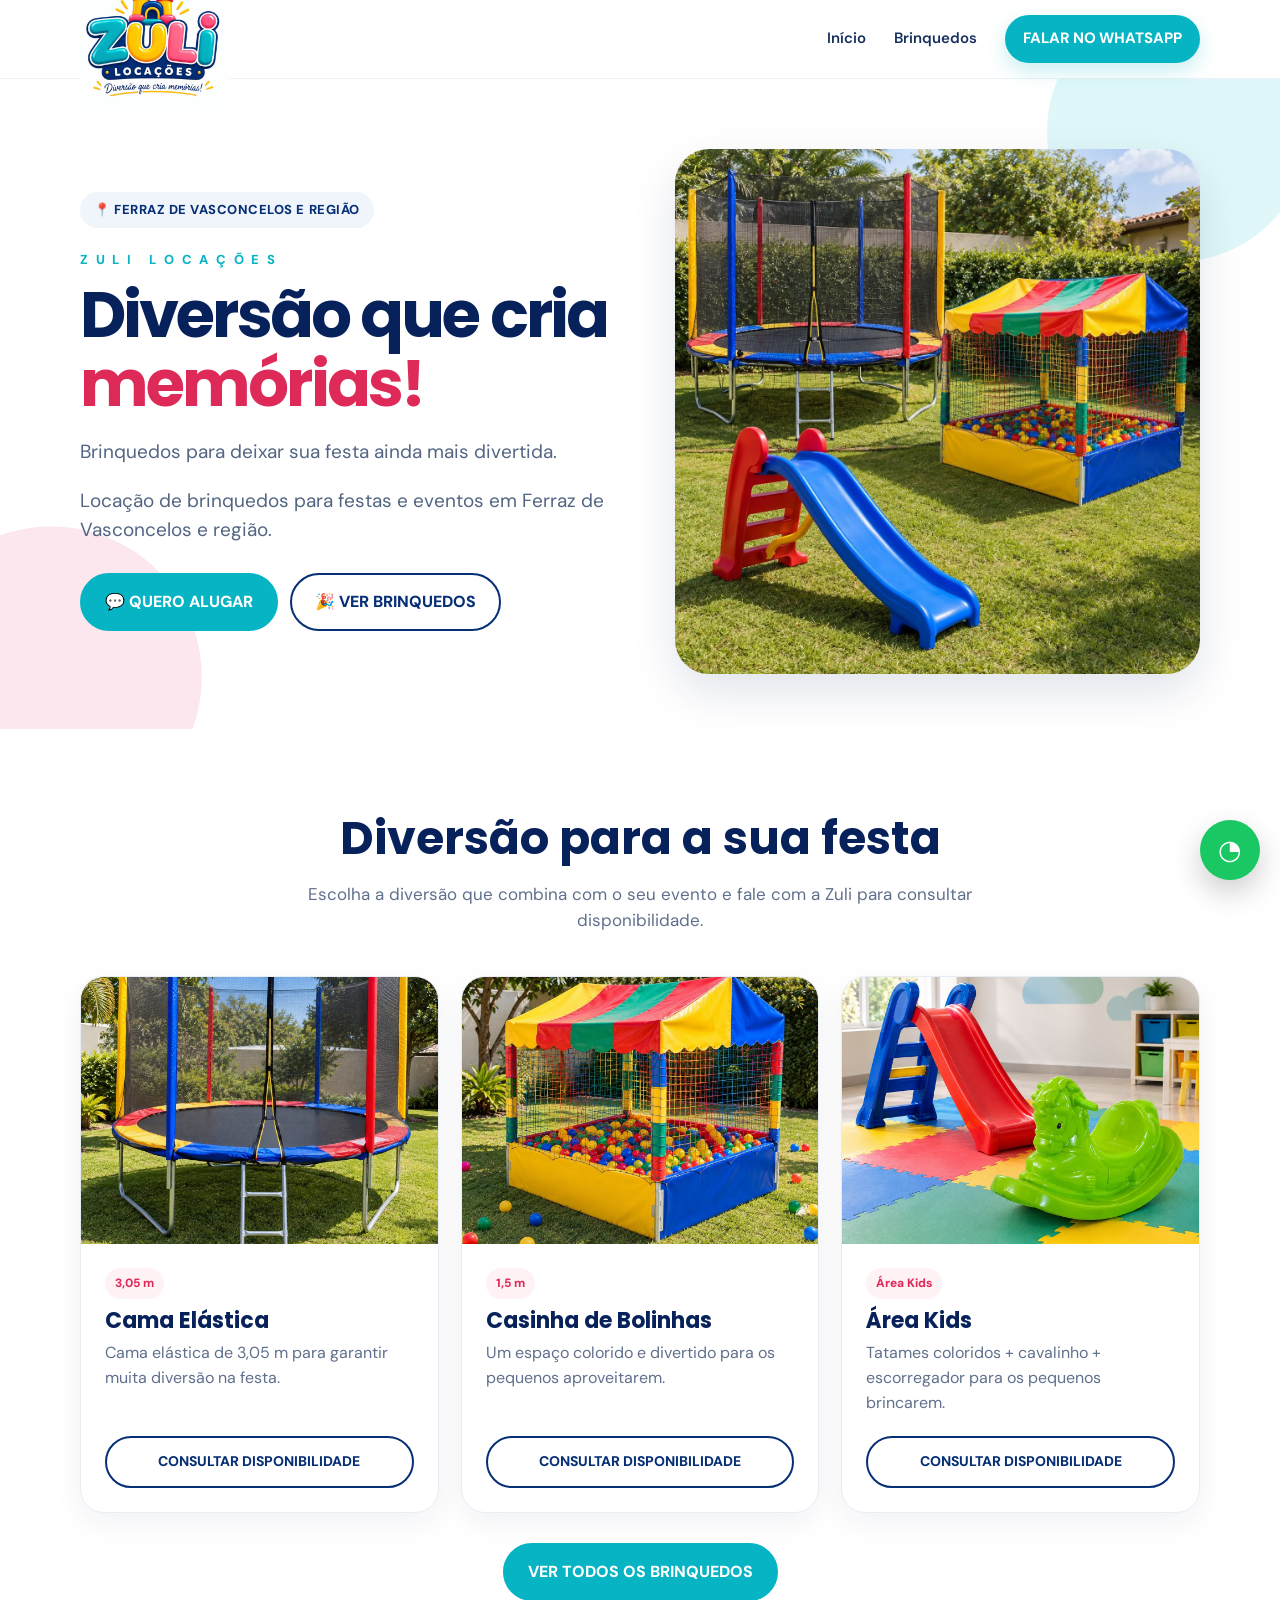
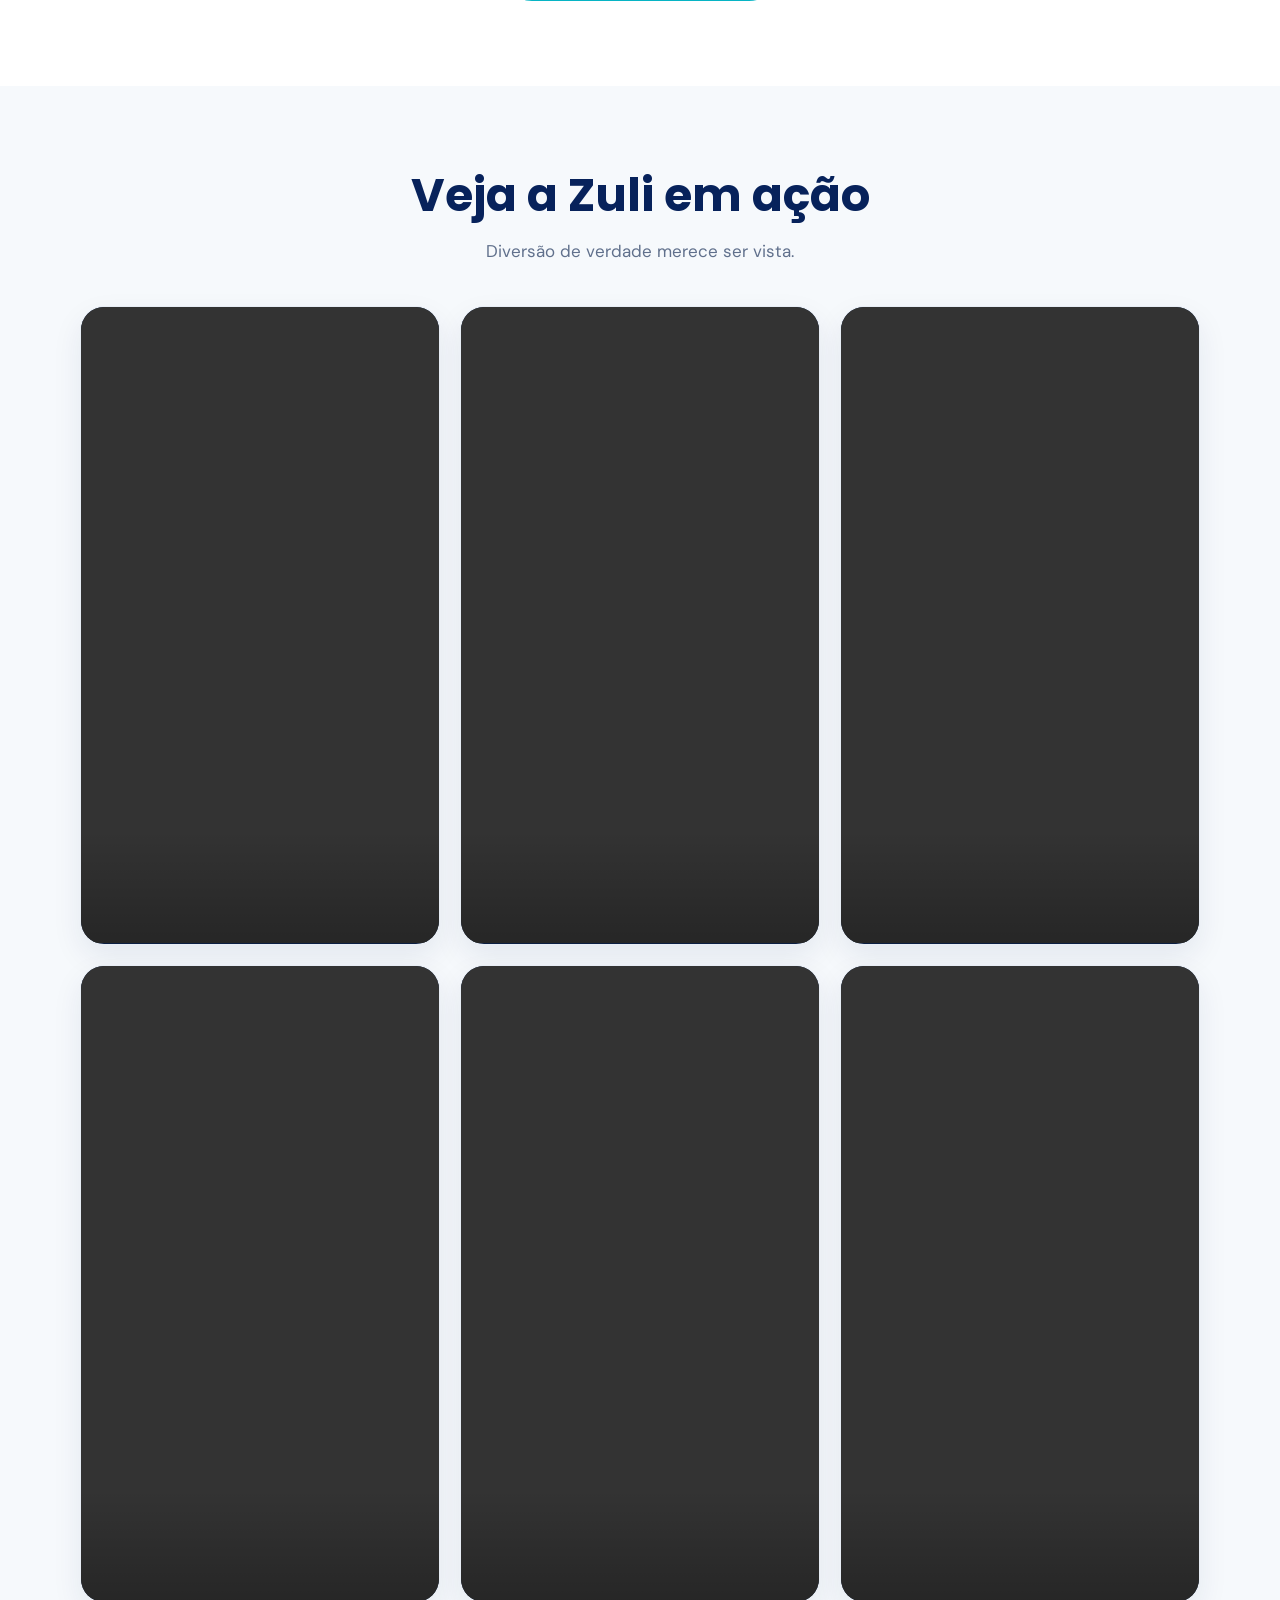
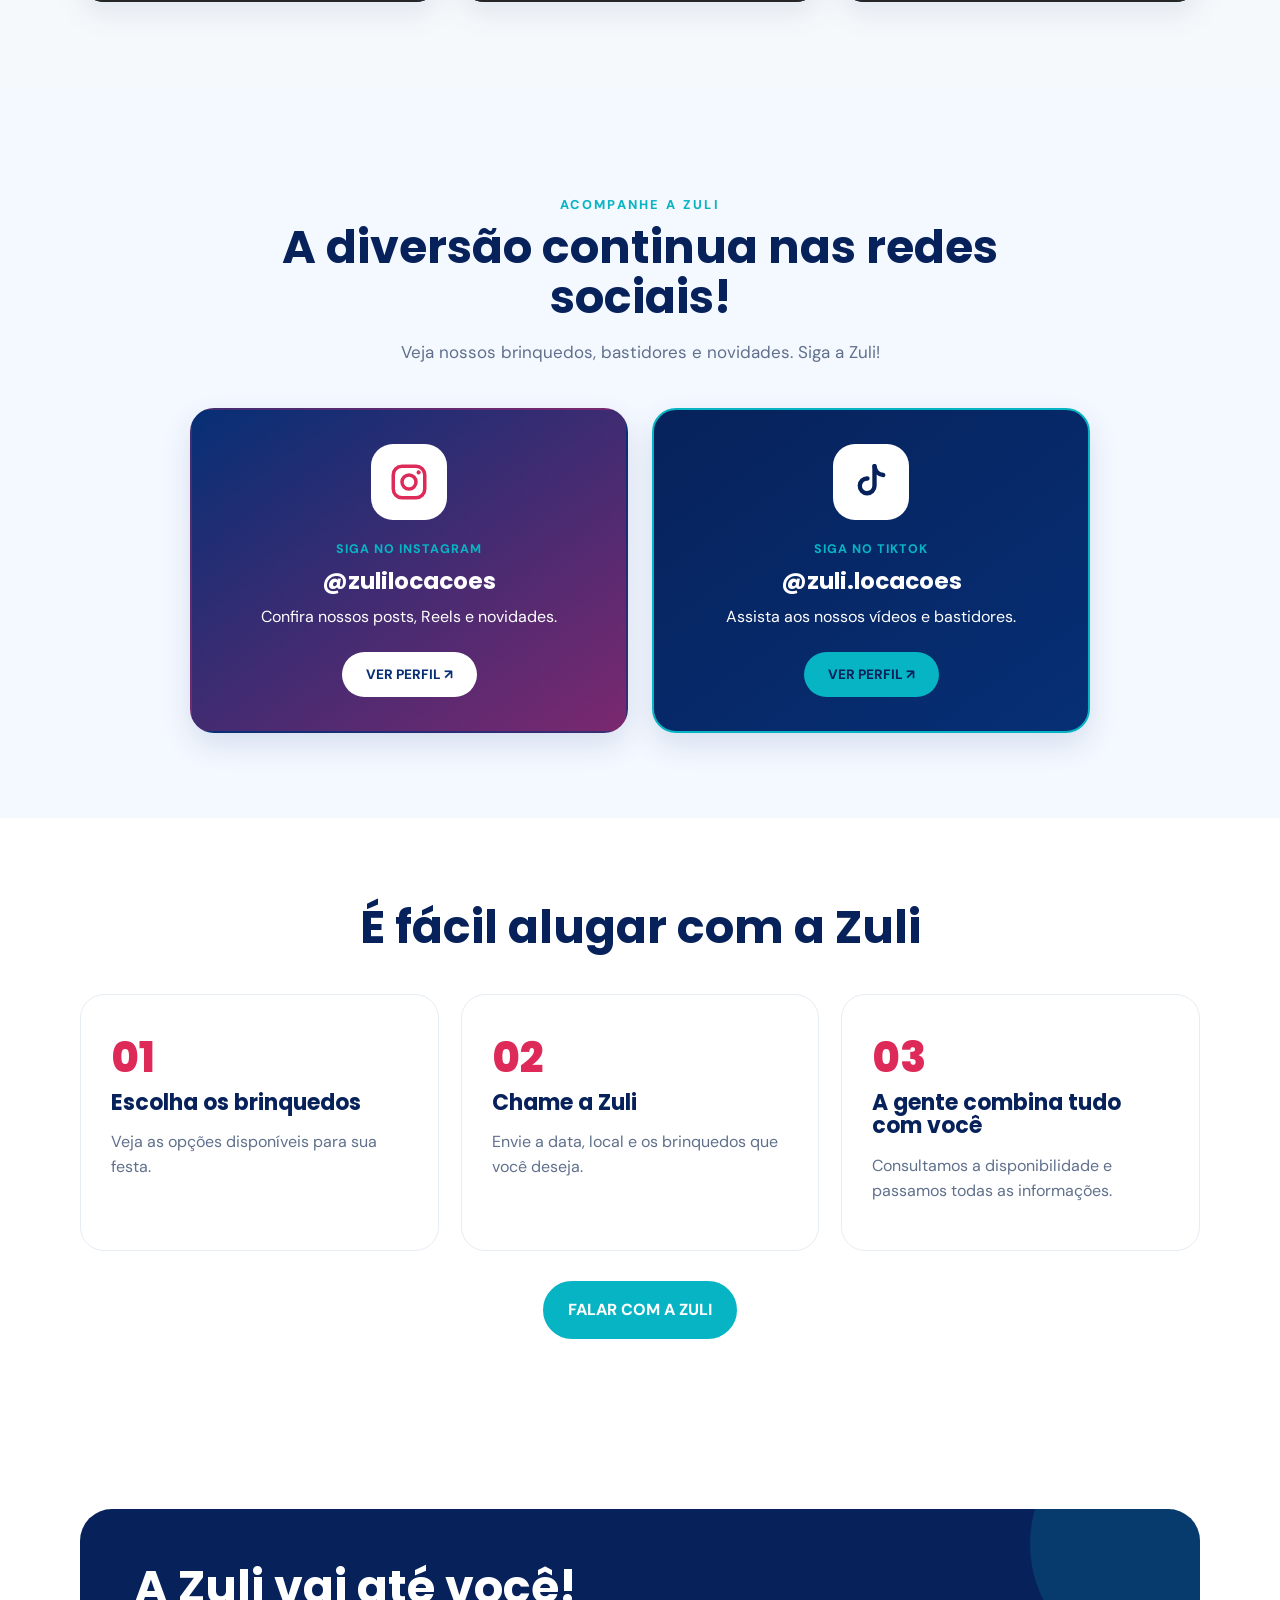
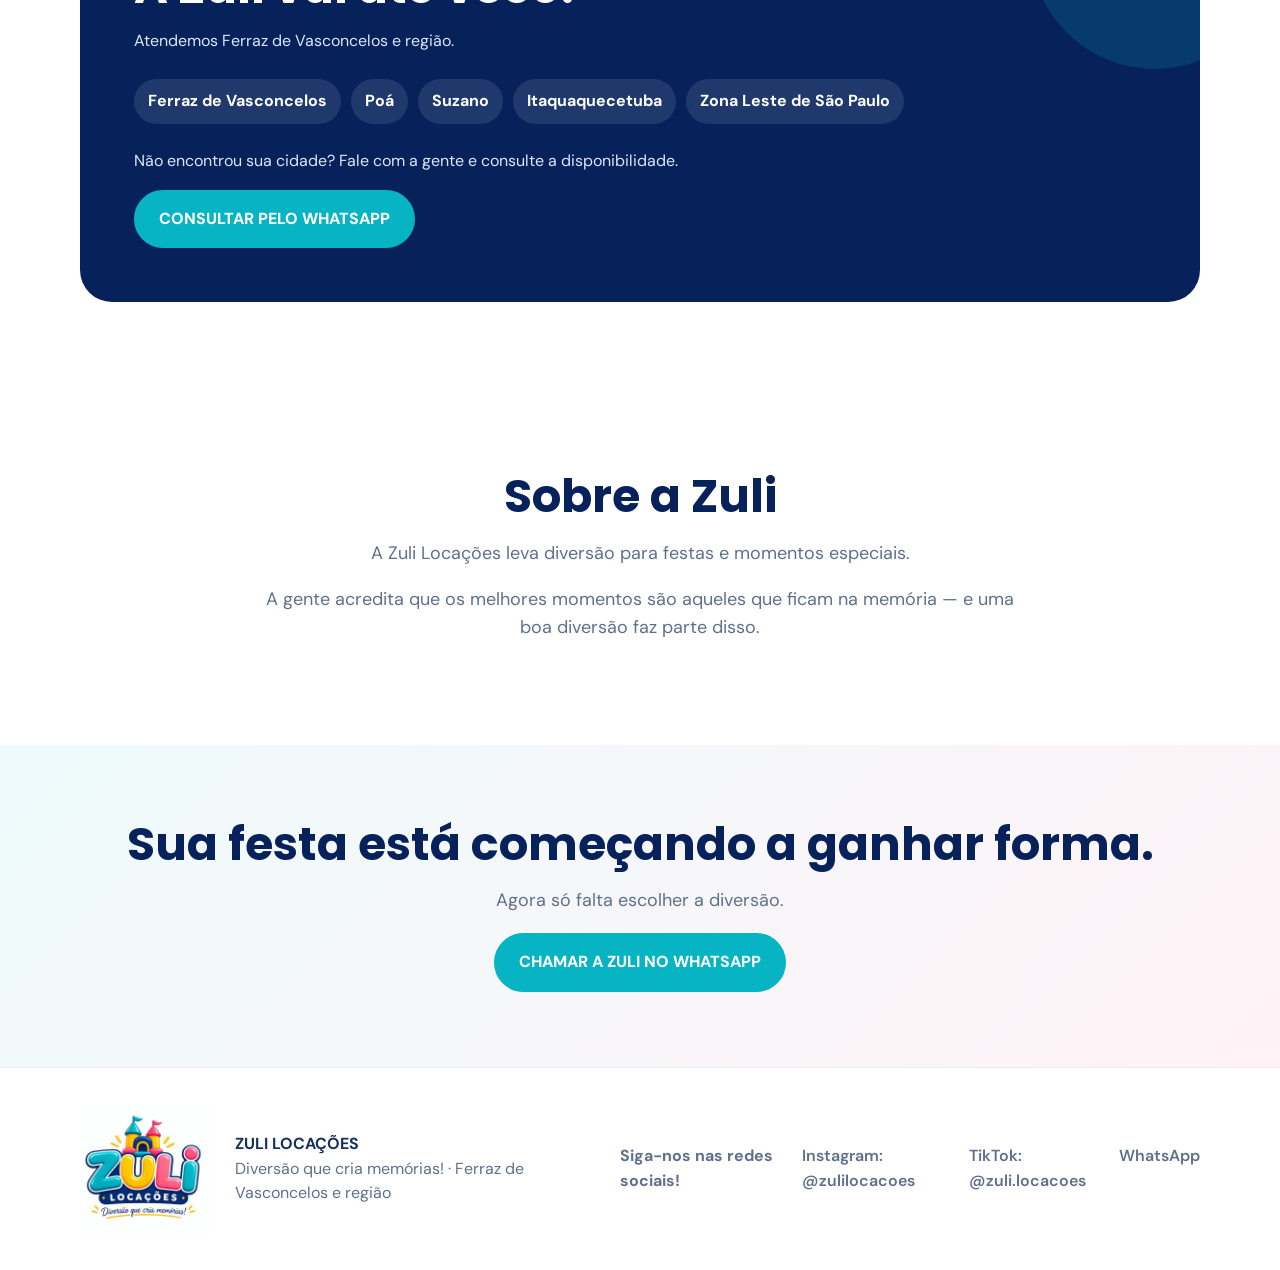
<file: index.html>
<!doctype html>
<html lang="pt-BR">
<head>
<meta charset="utf-8">
<meta name="viewport" content="width=device-width, initial-scale=1">
<title>Zuli Locações | Brinquedos para festas em Ferraz de Vasconcelos</title>
<meta name="description" content="Zuli Locações: brinquedos para festas e eventos em Ferraz de Vasconcelos e região. Consulte disponibilidade pelo WhatsApp.">
<link rel="stylesheet" href="styles.css">
</head>
<body>
<header class="site-header">
  <div class="container nav">
    <a class="brand" href="index.html"><img src="logo-zuli.jpeg" alt="Zuli Locações"></a>
    <button class="menu-toggle" aria-label="Abrir menu">☰</button>
    <nav class="nav-links">
      <a href="index.html">Início</a>
      <a href="brinquedos.html">Brinquedos</a>
      <a class="nav-cta" href="https://wa.me/message/M6CZQNXBJP5SE1" target="_blank" rel="noopener">FALAR NO WHATSAPP</a>
    </nav>
  </div>
</header>

<main>
<section class="hero">
 <div class="container hero-grid">
  <div>
    <span class="location-pill">📍 FERRAZ DE VASCONCELOS E REGIÃO</span>
    <div class="eyebrow">Z U L I &nbsp; L O C A Ç Õ E S</div>
    <h1>Diversão que cria <span>memórias!</span></h1>
    <p class="lead">Brinquedos para deixar sua festa ainda mais divertida.</p>
    <p class="lead">Locação de brinquedos para festas e eventos em Ferraz de Vasconcelos e região.</p>
    <div class="hero-actions">
      <a class="btn btn-primary" href="https://wa.me/message/M6CZQNXBJP5SE1" target="_blank" rel="noopener">💬 QUERO ALUGAR</a>
      <a class="btn btn-outline" href="brinquedos.html">🎉 VER BRINQUEDOS</a>
    </div>
  </div>
  <div class="hero-image"><img src="brinquedos-juntos.jpeg" alt="Brinquedos da Zuli Locações"></div>
 </div>
</section>

<section class="section" id="brinquedos">
 <div class="container">
  <div class="section-head">
   <h2>Diversão para a sua festa</h2>
   <p>Escolha a diversão que combina com o seu evento e fale com a Zuli para consultar disponibilidade.</p>
  </div>
  <div class="cards">
   <article class="card">
    <div class="card-media"><img src="cama-elastica.jpeg" alt="Cama elástica de 3,05 m"></div>
    <div class="card-body"><span class="tag">3,05 m</span><h3>Cama Elástica</h3><p>Cama elástica de 3,05 m para garantir muita diversão na festa.</p><a class="btn btn-outline" href="https://wa.me/message/M6CZQNXBJP5SE1" target="_blank" rel="noopener">CONSULTAR DISPONIBILIDADE</a></div>
   </article>
   <article class="card">
    <div class="card-media"><img src="casinha-bolinhas.jpeg" alt="Casinha de bolinhas"></div>
    <div class="card-body"><span class="tag">1,5 m</span><h3>Casinha de Bolinhas</h3><p>Um espaço colorido e divertido para os pequenos aproveitarem.</p><a class="btn btn-outline" href="https://wa.me/message/M6CZQNXBJP5SE1" target="_blank" rel="noopener">CONSULTAR DISPONIBILIDADE</a></div>
   </article>
   <article class="card">
    <div class="card-media"><img src="area-kids.jpeg" alt="Área Kids com tatames, cavalinho e escorregador"></div>
    <div class="card-body"><span class="tag">Área Kids</span><h3>Área Kids</h3><p>Tatames coloridos + cavalinho + escorregador para os pequenos brincarem.</p><a class="btn btn-outline" href="https://wa.me/message/M6CZQNXBJP5SE1" target="_blank" rel="noopener">CONSULTAR DISPONIBILIDADE</a></div>
   </article>
  </div>
  <div class="center-cta"><a class="btn btn-primary" href="brinquedos.html">VER TODOS OS BRINQUEDOS</a></div>
 </div>
</section>

<section class="section section-soft">
 <div class="container">
  <div class="section-head"><h2>Veja a Zuli em ação</h2><p>Diversão de verdade merece ser vista.</p></div>
 <div class="video-grid video-grid-real">
  <article class="video-card">
    <video controls playsinline preload="metadata">
      <source src="WhatsApp%20Video%202026-10-22%20at%2015.18.37.mp4" type="video/mp4">
    </video>
  </article>
  <article class="video-card">
    <video controls playsinline preload="metadata">
      <source src="WhatsApp%20Video%202026-10-08%20at%2009.55.35.mp4" type="video/mp4">
    </video>
  </article>
  <article class="video-card">
    <video controls playsinline preload="metadata">
      <source src="WhatsApp%20Video%202026-10-08%20at%2009.55.40.mp4" type="video/mp4">
    </video>
  </article>
  <article class="video-card">
    <video controls playsinline preload="metadata">
      <source src="WhatsApp%20Video%202026-10-08%20at%2009.55.44.mp4" type="video/mp4">
    </video>
  </article>
  <article class="video-card">
    <video controls playsinline preload="metadata">
      <source src="WhatsApp%20Video%202026-10-08%20at%2009.55.47.mp4" type="video/mp4">
    </video>
  </article>
  <article class="video-card">
    <video controls playsinline preload="metadata">
      <source src="WhatsApp%20Video%202026-10-08%20at%2009.55.30.mp4" type="video/mp4">
    </video>
  </article>
</div>
 </div>
</section>
<section class="section social-section" id="redes-sociais">
  <div class="container">
    <div class="section-head">
      <span class="eyebrow">ACOMPANHE A ZULI</span>
      <h2>A diversão continua nas redes sociais!</h2>
      <p>Veja nossos brinquedos, bastidores e novidades. Siga a Zuli!</p>
    </div>

    <div class="social-cards">
      <a class="social-card social-instagram"
         href="https://www.instagram.com/zulilocacoes?exln=dGhoc21tNTY5M2Rk"
         target="_blank" rel="noopener noreferrer">
        <div class="social-icon instagram-icon" aria-hidden="true">
          <svg viewBox="0 0 24 24" fill="none">
            <rect x="3" y="3" width="18" height="18" rx="5"
              stroke="currentColor" stroke-width="2"/>
            <circle cx="12" cy="12" r="4"
              stroke="currentColor" stroke-width="2"/>
            <circle cx="17.5" cy="6.5" r="1.2" fill="currentColor"/>
          </svg>
        </div>
        <span class="social-label">SIGA NO INSTAGRAM</span>
        <h3>@zulilocacoes</h3>
        <p>Confira nossos posts, Reels e novidades.</p>
        <span class="social-button">VER PERFIL ↗</span>
      </a>

      <a class="social-card social-tiktok"
         href="https://www.tiktok.com/@zuli.locacoes?_r=1&_t=ZS-9AmBXBXA788"
         target="_blank" rel="noopener noreferrer">
        <div class="social-icon tiktok-icon" aria-hidden="true">
          <svg viewBox="0 0 24 24" fill="none">
            <path d="M14 3v11.2a4.2 4.2 0 1 1-4-4.2"
              stroke="currentColor" stroke-width="2.5"
              stroke-linecap="round" stroke-linejoin="round"/>
            <path d="M14 3c.5 3 2.3 4.8 5 5"
              stroke="currentColor" stroke-width="2.5"
              stroke-linecap="round"/>
          </svg>
        </div>
        <span class="social-label">SIGA NO TIKTOK</span>
        <h3>@zuli.locacoes</h3>
        <p>Assista aos nossos vídeos e bastidores.</p>
        <span class="social-button">VER PERFIL ↗</span>
      </a>
    </div>
  </div>
</section>
<section class="section">
 <div class="container">
  <div class="section-head"><h2>É fácil alugar com a Zuli</h2></div>
  <div class="steps">
   <article class="step"><div class="step-number">01</div><h3>Escolha os brinquedos</h3><p>Veja as opções disponíveis para sua festa.</p></article>
   <article class="step"><div class="step-number">02</div><h3>Chame a Zuli</h3><p>Envie a data, local e os brinquedos que você deseja.</p></article>
   <article class="step"><div class="step-number">03</div><h3>A gente combina tudo com você</h3><p>Consultamos a disponibilidade e passamos todas as informações.</p></article>
  </div>
  <div class="center-cta"><a class="btn btn-primary" href="https://wa.me/message/M6CZQNXBJP5SE1" target="_blank" rel="noopener">FALAR COM A ZULI</a></div>
 </div>
</section>

<section class="section">
 <div class="container">
  <div class="region">
   <h2>A Zuli vai até você!</h2>
   <p>Atendemos Ferraz de Vasconcelos e região.</p>
   <div class="region-list"><span>Ferraz de Vasconcelos</span><span>Poá</span><span>Suzano</span><span>Itaquaquecetuba</span><span>Zona Leste de São Paulo</span></div>
   <p>Não encontrou sua cidade? Fale com a gente e consulte a disponibilidade.</p>
   <a class="btn btn-primary" href="https://wa.me/message/M6CZQNXBJP5SE1" target="_blank" rel="noopener">CONSULTAR PELO WHATSAPP</a>
  </div>
 </div>
</section>

<section class="section">
 <div class="container about">
  <h2>Sobre a Zuli</h2>
  <p>A Zuli Locações leva diversão para festas e momentos especiais.</p>
  <p>A gente acredita que os melhores momentos são aqueles que ficam na memória — e uma boa diversão faz parte disso.</p>
 </div>
</section>

<section class="final-cta">
 <div class="container">
  <h2>Sua festa está começando a ganhar forma.</h2>
  <p>Agora só falta escolher a diversão.</p>
  <a class="btn btn-primary" href="https://wa.me/message/M6CZQNXBJP5SE1" target="_blank" rel="noopener">CHAMAR A ZULI NO WHATSAPP</a>
 </div>
</section>
</main>

<footer class="footer">
 <div class="container footer-inner">
  <img src="logo-zuli.jpeg" alt="Zuli Locações">
  <div><strong>ZULI LOCAÇÕES</strong><br><span style="color:#60708c">Diversão que cria memórias! · Ferraz de Vasconcelos e região</span></div>
  <div class="footer-links">
  <strong>Siga-nos nas redes sociais!</strong>
  <a href="https://www.instagram.com/zulilocacoes?exln=dGhoc21tNTY5M2Rk" target="_blank" rel="noopener">Instagram: @zulilocacoes</a>
  <a href="https://www.tiktok.com/@zuli.locacoes?_r=1&_t=ZS-9AmBXBXA788" target="_blank" rel="noopener">TikTok: @zuli.locacoes</a>
  <a href="https://wa.me/message/M6CZQNXBJP5SE1" target="_blank" rel="noopener">WhatsApp</a>
</div>
 </div>
</footer>
<a class="float-wa" href="https://wa.me/message/M6CZQNXBJP5SE1" target="_blank" rel="noopener" aria-label="Falar no WhatsApp">◔</a>
<script src="script.js"></script>
</body>
</html>
</file>
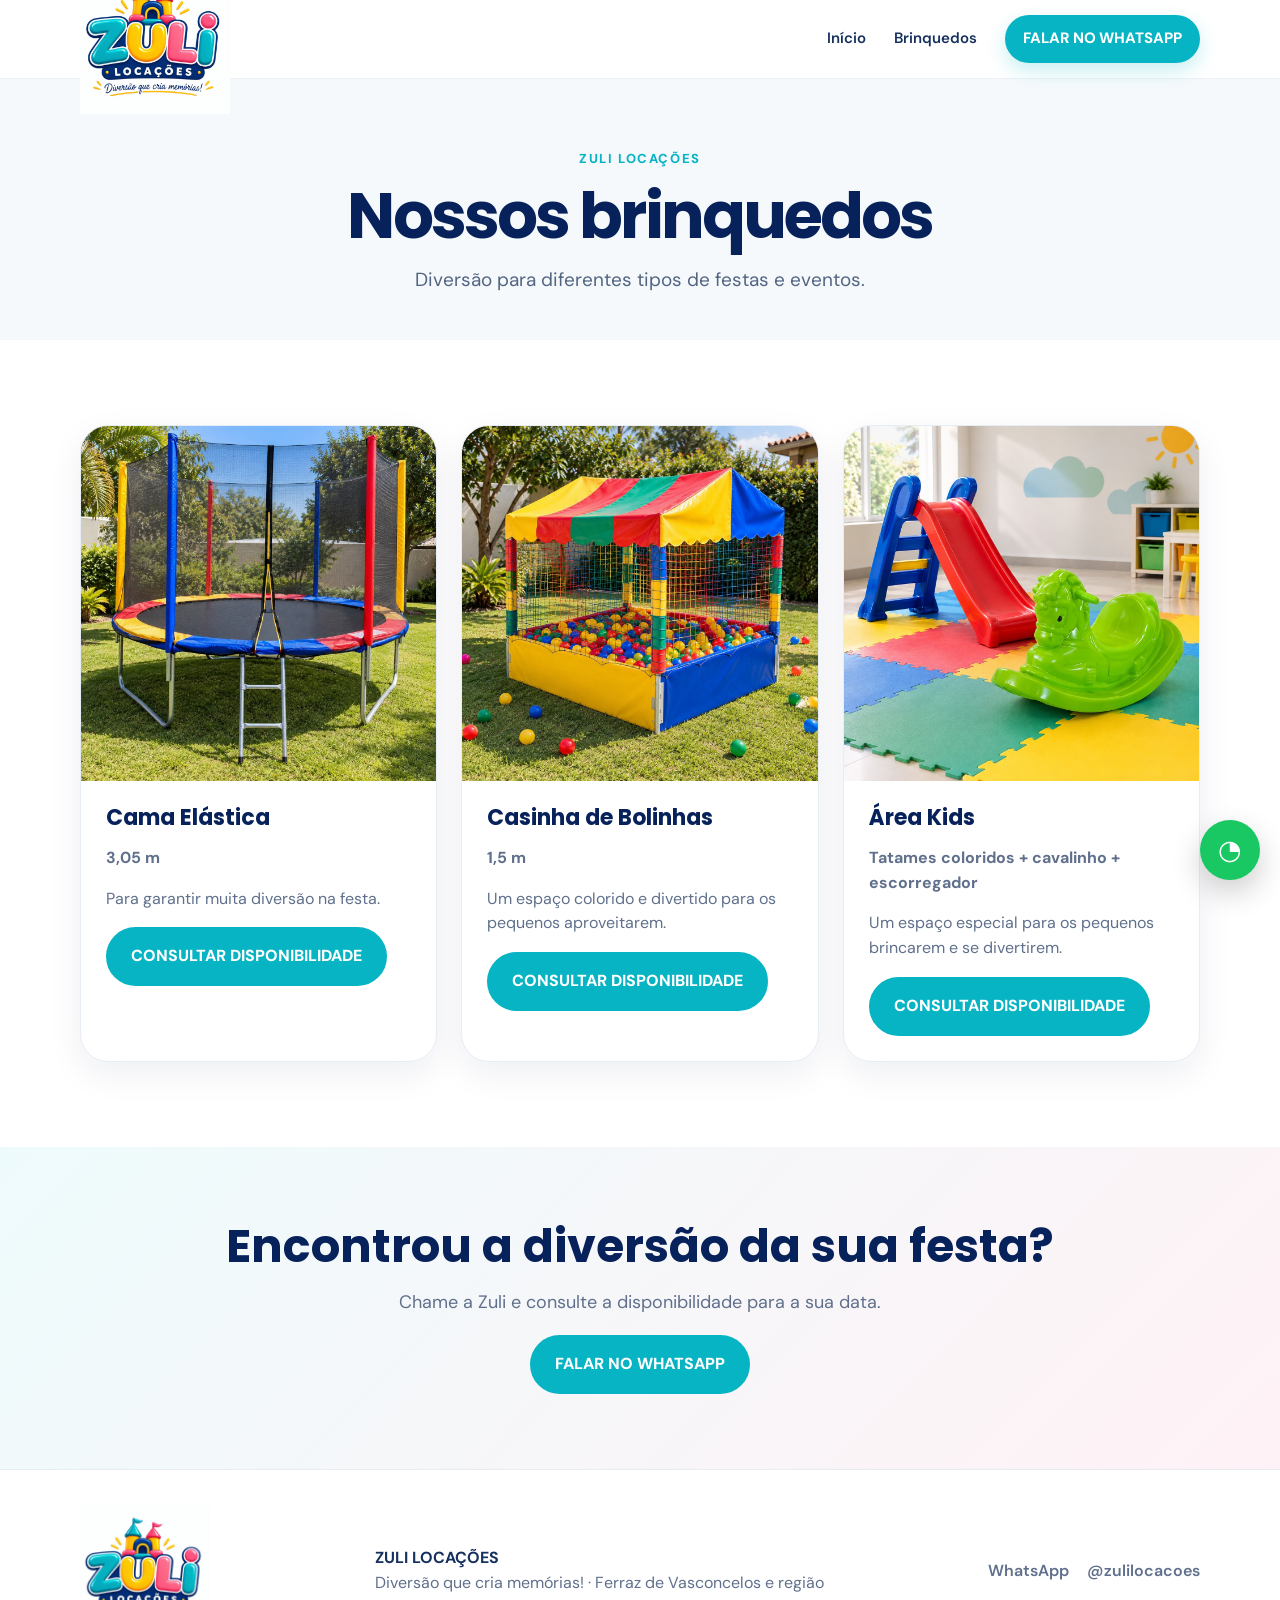
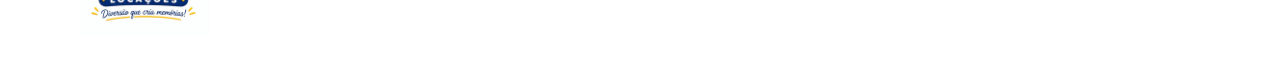
<file: brinquedos.html>
<!doctype html>
<html lang="pt-BR">
<head>
<meta charset="utf-8"><meta name="viewport" content="width=device-width, initial-scale=1">
<title>Nossos brinquedos | Zuli Locações</title>
<meta name="description" content="Conheça os brinquedos da Zuli Locações para festas e eventos. Consulte disponibilidade pelo WhatsApp.">
<link rel="stylesheet" href="styles.css">
</head>
<body>
<header class="site-header"><div class="container nav">
<a class="brand" href="index.html"><img src="logo-zuli.jpeg" alt="Zuli Locações"></a>
<button class="menu-toggle" aria-label="Abrir menu">☰</button>
<nav class="nav-links"><a href="index.html">Início</a><a href="brinquedos.html">Brinquedos</a><a class="nav-cta" href="https://wa.me/message/M6CZQNXBJP5SE1" target="_blank" rel="noopener">FALAR NO WHATSAPP</a></nav>
</div></header>
<section class="page-hero"><div class="container"><div class="breadcrumb">ZULI LOCAÇÕES</div><h1>Nossos brinquedos</h1><p class="lead" style="margin:15px auto 0">Diversão para diferentes tipos de festas e eventos.</p></div></section>
<section class="section"><div class="container"><div class="product-grid">
<article class="product-card"><img src="cama-elastica.jpeg" alt="Cama Elástica 3,05 m"><div class="inside"><h3>Cama Elástica</h3><p><strong>3,05 m</strong></p><p>Para garantir muita diversão na festa.</p><a class="btn btn-primary" href="https://wa.me/message/M6CZQNXBJP5SE1" target="_blank" rel="noopener">CONSULTAR DISPONIBILIDADE</a></div></article>
<article class="product-card"><img src="casinha-bolinhas.jpeg" alt="Casinha de Bolinhas 1,5 m"><div class="inside"><h3>Casinha de Bolinhas</h3><p><strong>1,5 m</strong></p><p>Um espaço colorido e divertido para os pequenos aproveitarem.</p><a class="btn btn-primary" href="https://wa.me/message/M6CZQNXBJP5SE1" target="_blank" rel="noopener">CONSULTAR DISPONIBILIDADE</a></div></article>
<article class="product-card"><img src="area-kids.jpeg" alt="Área Kids"><div class="inside"><h3>Área Kids</h3><p><strong>Tatames coloridos + cavalinho + escorregador</strong></p><p>Um espaço especial para os pequenos brincarem e se divertirem.</p><a class="btn btn-primary" href="https://wa.me/message/M6CZQNXBJP5SE1" target="_blank" rel="noopener">CONSULTAR DISPONIBILIDADE</a></div></article>
</div></div></section>
<section class="final-cta"><div class="container"><h2>Encontrou a diversão da sua festa?</h2><p>Chame a Zuli e consulte a disponibilidade para a sua data.</p><a class="btn btn-primary" href="https://wa.me/message/M6CZQNXBJP5SE1" target="_blank" rel="noopener">FALAR NO WHATSAPP</a></div></section>
<footer class="footer"><div class="container footer-inner"><img src="logo-zuli.jpeg" alt="Zuli Locações"><div><strong>ZULI LOCAÇÕES</strong><br><span style="color:#60708c">Diversão que cria memórias! · Ferraz de Vasconcelos e região</span></div><div class="footer-links"><a href="https://wa.me/message/M6CZQNXBJP5SE1" target="_blank" rel="noopener">WhatsApp</a><a href="https://www.instagram.com/zulilocacoes?stkn=MTN0em9mMDBub2lpcg%3D%3D&utm_source=qr" target="_blank" rel="noopener">@zulilocacoes</a></div></div></footer>
<a class="float-wa" href="https://wa.me/message/M6CZQNXBJP5SE1" target="_blank" rel="noopener" aria-label="Falar no WhatsApp">◔</a>
<script src="script.js"></script>
</body></html>
</file>
<file: styles.css>
@import url('https://fonts.googleapis.com/css2?family=DM+Sans:wght@400;500;600;700&family=Poppins:wght@600;700;800&display=swap');

:root{
  --blue:#062F75; --cyan:#07B4C4; --pink:#DE2A58; --yellow:#E9951A;
  --deep:#07225B; --white:#fff; --soft:#F6F9FC; --text:#17315f; --muted:#60708c;
  --shadow:0 18px 45px rgba(7,34,91,.12); --radius:24px;
}
*{box-sizing:border-box}
html{scroll-behavior:smooth}
body{margin:0;font-family:"DM Sans",Arial,sans-serif;color:var(--text);background:#fff;line-height:1.55}
img{max-width:100%;display:block}
a{text-decoration:none;color:inherit}
.container{width:min(1120px,calc(100% - 36px));margin:auto}
.site-header{position:sticky;top:0;z-index:50;background:rgba(255,255,255,.94);backdrop-filter:blur(14px);border-bottom:1px solid #edf1f7}
.nav{height:78px;display:flex;align-items:center;justify-content:space-between;gap:20px}
.brand img{width:150px;height:auto}
.nav-links{display:flex;align-items:center;gap:28px;font-weight:600;font-size:15px}
.nav-links a:hover{color:var(--pink)}
.menu-toggle{display:none;border:0;background:var(--soft);font-size:24px;border-radius:12px;padding:8px 12px}
.nav-cta{background:var(--cyan);color:#fff;padding:12px 18px;border-radius:999px;font-weight:800;box-shadow:0 8px 20px rgba(7,180,196,.22)}
.hero{padding:70px 0 55px;overflow:hidden;background:
 radial-gradient(circle at 92% 8%,#dff7f8 0 130px,transparent 131px),
 radial-gradient(circle at 4% 92%,#fde7ee 0 150px,transparent 151px),
 #fff}
.hero-grid{display:grid;grid-template-columns:1.02fr .98fr;align-items:center;gap:48px}
.location-pill{display:inline-flex;align-items:center;gap:8px;padding:8px 14px;border-radius:999px;background:#f0f5fb;color:var(--blue);font-size:13px;font-weight:800;letter-spacing:.04em}
.eyebrow{color:var(--cyan);font-weight:800;letter-spacing:.18em;font-size:13px;margin:22px 0 10px}
h1,h2,h3{font-family:Poppins,Arial,sans-serif;line-height:1.08;color:var(--deep);margin:0}
h1{font-size:clamp(42px,5vw,72px);letter-spacing:-.045em}
h1 span{color:var(--pink)}
h2{font-size:clamp(30px,4vw,46px)}
h3{font-size:22px}
.lead{font-size:19px;color:#526582;max-width:650px}
.hero-actions{display:flex;flex-wrap:wrap;gap:12px;margin-top:28px}
.btn{display:inline-flex;align-items:center;justify-content:center;gap:9px;padding:15px 23px;border-radius:999px;font-weight:800;border:2px solid var(--blue);transition:.2s transform,.2s box-shadow}
.btn:hover{transform:translateY(-2px);box-shadow:0 10px 24px rgba(7,34,91,.12)}
.btn-primary{background:var(--cyan);border-color:var(--cyan);color:#fff}
.btn-outline{background:#fff;color:var(--blue)}
.hero-image{border-radius:34px;overflow:hidden;box-shadow:var(--shadow);aspect-ratio:1/1;position:relative}
.hero-image img{width:100%;height:100%;object-fit:cover}
.section{padding:85px 0}
.section-soft{background:var(--soft)}
.section-head{text-align:center;max-width:760px;margin:0 auto 42px}
.section-head p{color:var(--muted);font-size:17px}
.cards{display:grid;grid-template-columns:repeat(3,1fr);gap:22px}
.card{background:#fff;border:1px solid #e8edf4;border-radius:var(--radius);overflow:hidden;box-shadow:0 10px 30px rgba(7,34,91,.06);display:flex;flex-direction:column}
.card-media{aspect-ratio:4/3;overflow:hidden;background:#eef4f8}
.card-media img{width:100%;height:100%;object-fit:cover;transition:transform .4s}
.card:hover .card-media img{transform:scale(1.035)}
.card-body{padding:24px;display:flex;flex-direction:column;flex:1}
.card-body p{color:var(--muted);margin:9px 0 20px}
.card .btn{margin-top:auto;width:100%;font-size:14px;padding:13px 16px}
.tag{display:inline-flex;width:max-content;padding:6px 10px;border-radius:999px;background:#fff2f5;color:var(--pink);font-weight:800;font-size:12px;margin-bottom:10px}
.video-grid{display:grid;grid-template-columns:repeat(3,1fr);gap:20px}
.video-grid-real{align-items:start}
.video-card{background:#fff;border-radius:24px;overflow:hidden;border:1px solid #e7edf5;box-shadow:0 12px 30px rgba(7,34,91,.08)}
.video-card video{display:block;width:100%;height:auto;aspect-ratio:9/16;object-fit:cover;background:#0b1f42}
.video-card video::-webkit-media-controls-panel{background-image:linear-gradient(transparent,rgba(0,0,0,.25))}
.steps{display:grid;grid-template-columns:repeat(3,1fr);gap:22px}
.step{background:#fff;border-radius:24px;padding:30px;border:1px solid #e7edf5}
.step-number{font-family:Poppins;color:var(--pink);font-size:42px;font-weight:800}
.step p{color:var(--muted)}
.center-cta{text-align:center;margin-top:30px}
.region{background:var(--deep);color:#fff;border-radius:32px;padding:54px;position:relative;overflow:hidden}
.region:after{content:"";position:absolute;width:250px;height:250px;border-radius:50%;background:rgba(7,180,196,.17);right:-80px;top:-90px}
.region h2{color:#fff}
.region p{color:#dce7f7}
.region-list{display:flex;flex-wrap:wrap;gap:10px;margin:25px 0}
.region-list span{padding:10px 14px;border-radius:999px;background:rgba(255,255,255,.1);font-weight:700}
.about{max-width:760px;margin:auto;text-align:center}
.about p{color:var(--muted);font-size:18px}
.final-cta{background:linear-gradient(135deg,#eefbfc,#fff2f6);text-align:center;padding:75px 20px}
.final-cta p{color:var(--muted);font-size:18px}
.footer{background:#fff;border-top:1px solid #e8edf4;padding:36px 0}
.footer-inner{display:flex;align-items:center;justify-content:space-between;gap:25px}
.footer img{width:130px}
.footer-links{display:flex;gap:18px;color:var(--muted);font-weight:600}
.float-wa{position:fixed;right:20px;bottom:20px;z-index:60;width:60px;height:60px;border-radius:50%;background:#19c763;color:#fff;display:grid;place-items:center;font-size:27px;box-shadow:0 12px 30px rgba(0,0,0,.2)}
.page-hero{padding:70px 0 45px;background:var(--soft);text-align:center}
.breadcrumb{color:var(--cyan);font-weight:800;font-size:13px;letter-spacing:.12em;margin-bottom:12px}
.product-grid{display:grid;grid-template-columns:repeat(3,1fr);gap:24px}
.product-card{border:1px solid #e7edf4;border-radius:28px;overflow:hidden;background:#fff;box-shadow:0 12px 35px rgba(7,34,91,.07)}
.product-card img{width:100%;aspect-ratio:1/1;object-fit:cover}
.product-card .inside{padding:25px}
.product-card .inside p{color:var(--muted)}
@media(max-width:850px){
 .nav{height:70px}.nav-links{display:none;position:absolute;top:70px;left:0;right:0;background:#fff;padding:18px;flex-direction:column;align-items:stretch;border-bottom:1px solid #e8edf4;box-shadow:0 12px 25px rgba(7,34,91,.08)}
 .nav-links.open{display:flex}.menu-toggle{display:block}.nav-cta{display:none}
 .hero{padding-top:42px}.hero-grid{grid-template-columns:1fr;gap:30px}.hero-image{order:-1;aspect-ratio:4/3}
 .cards,.video-grid,.steps,.product-grid{grid-template-columns:1fr}
 .section{padding:62px 0}.region{padding:36px 25px}.footer-inner{flex-direction:column;text-align:center}.footer-links{flex-wrap:wrap;justify-content:center}
}
@media(max-width:480px){
 .container{width:min(100% - 28px,1120px)}h1{font-size:43px}.lead{font-size:17px}.hero-actions{flex-direction:column}.btn{width:100%}
 .hero-image{border-radius:24px}.section-head{margin-bottom:30px}.card-body{padding:20px}
 .float-wa{width:56px;height:56px;right:15px;bottom:15px}
}
/* Seção de destaque das redes sociais da Zuli */
.social-section {
  background: #f4f8ff;
}

.social-section .eyebrow {
  display: inline-block;
  color: #07B4C4;
  font-weight: 800;
  font-size: 0.8rem;
  margin-bottom: 8px;
}

.social-cards {
  display: grid;
  grid-template-columns: repeat(2, minmax(0, 1fr));
  gap: 24px;
  max-width: 900px;
  margin: 0 auto;
}

.social-card {
  display: flex;
  flex-direction: column;
  align-items: center;
  text-align: center;
  padding: 34px 24px;
  border-radius: 24px;
  text-decoration: none;
  color: #FFFFFF;
  background: #062F75;
  border: 2px solid transparent;
  box-shadow: 0 12px 30px rgba(6, 47, 117, 0.12);
  transition: transform 0.2s ease, box-shadow 0.2s ease;
}

.social-card:hover {
  transform: translateY(-5px);
  box-shadow: 0 18px 35px rgba(6, 47, 117, 0.2);
}

.social-instagram {
  background: linear-gradient(145deg, #062F75, #7B286F);
}

.social-tiktok {
  background: linear-gradient(145deg, #07225B, #062F75);
  border-color: #07B4C4;
}

.social-icon {
  width: 76px;
  height: 76px;
  display: flex;
  align-items: center;
  justify-content: center;
  border-radius: 22px;
  background: #FFFFFF;
  margin-bottom: 20px;
}

.social-icon svg {
  width: 42px;
  height: 42px;
}

.instagram-icon {
  color: #DE2A58;
}

.tiktok-icon {
  color: #07225B;
}

.social-label {
  color: #07B4C4;
  font-size: 0.78rem;
  font-weight: 800;
  letter-spacing: 1px;
}

.social-card h3 {
  color: #FFFFFF;
  font-size: 1.45rem;
  margin: 10px 0;
}

.social-card p {
  color: #FFFFFF;
  line-height: 1.6;
  margin: 0 0 22px;
}

.social-button {
  display: inline-block;
  padding: 12px 24px;
  border-radius: 999px;
  background: #FFFFFF;
  color: #062F75;
  font-weight: 800;
  font-size: 0.85rem;
}

.social-tiktok .social-button {
  background: #07B4C4;
  color: #07225B;
}

@media (max-width: 600px) {
  .social-cards {
    grid-template-columns: 1fr;
    gap: 16px;
  }

  .social-card {
    padding: 28px 20px;
  }
}
</file>
